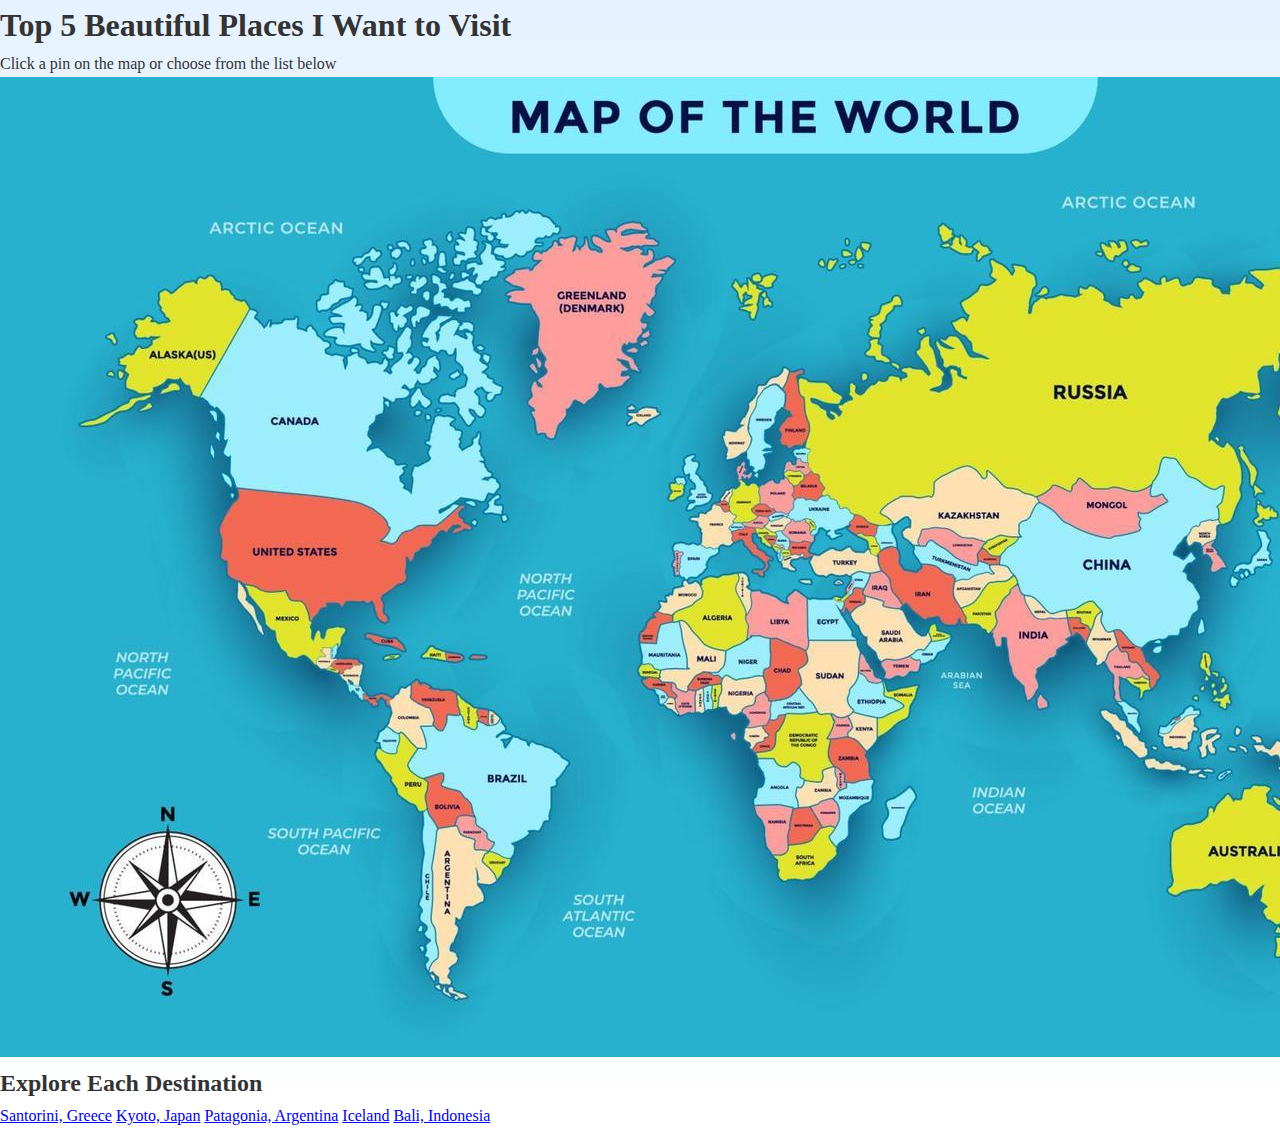
<file: index.html>
<!DOCTYPE html>
<html lang="en">
<head>
<meta charset="UTF-8">
<title>Top 5 Beautiful Places I Want to Visit</title>
<link rel="stylesheet" href="styles.css">
</head>
<body>

<div class="container-home">

    <h1 class="home-title">Top 5 Beautiful Places I Want to Visit</h1>
    <p class="home-subtitle">Click a pin on the map or choose from the list below</p>

    <div class="map-card">
        <div class="map-container">
            <img src="images/world-map.png" class="world-map">

            <!-- Pins -->
            <a href="santorini.html" class="pin" style="top: 42%; left: 52%;" title="Santorini, Greece"></a>
            <a href="kyoto.html" class="pin" style="top: 44%; left: 83%;" title="Kyoto, Japan"></a>
            <a href="patagonia.html" class="pin" style="top: 78%; left: 25%;" title="Patagonia, Argentina"></a>
            <a href="iceland.html" class="pin" style="top: 28%; left: 45%;" title="Iceland"></a>
            <a href="bali.html" class="pin" style="top: 58%; left: 76%;" title="Bali, Indonesia"></a>
        </div>


    <h2 class="list-title">Explore Each Destination</h2>

    <div class="home-links">
        <a href="santorini.html">Santorini, Greece</a>
        <a href="kyoto.html">Kyoto, Japan</a>
        <a href="patagonia.html">Patagonia, Argentina</a>
        <a href="iceland.html">Iceland</a>
        <a href="bali.html">Bali, Indonesia</a>
    </div>

    </div>
</div>

</body>
</html>
</file>
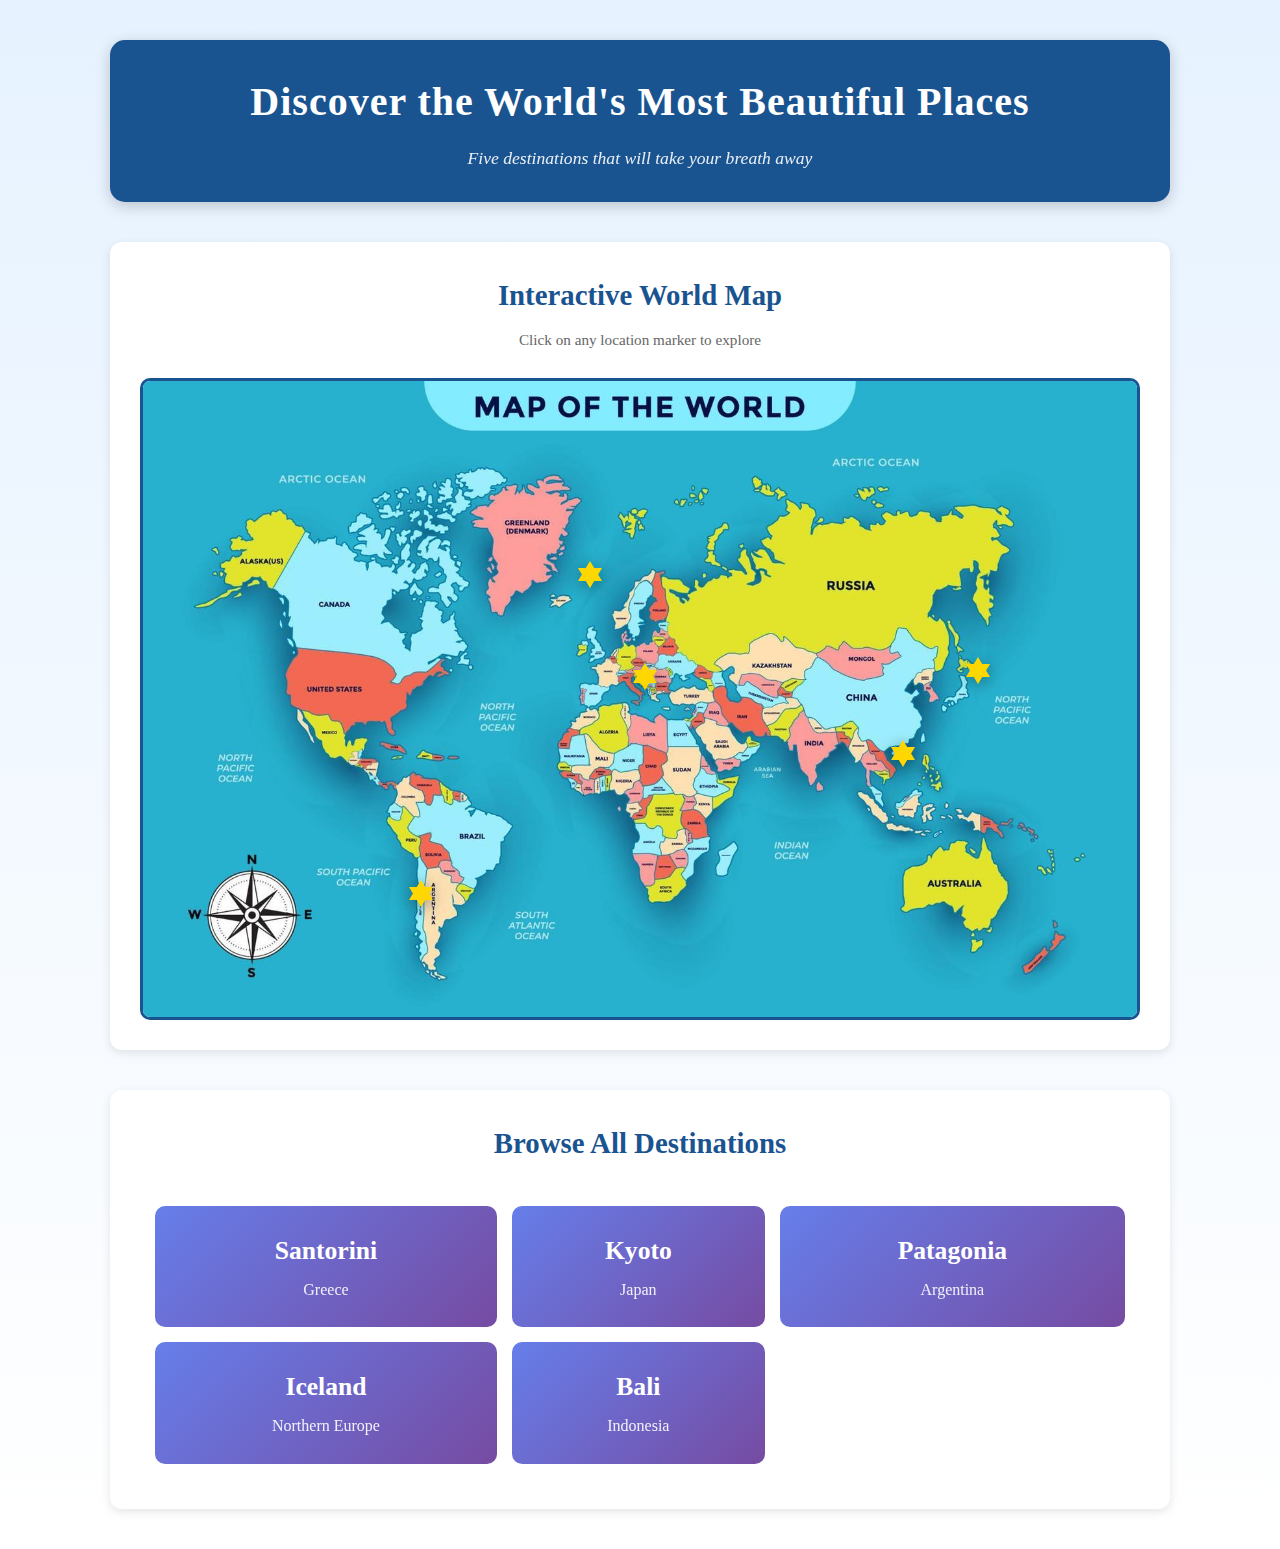
<file: WEB_HW1/index.html>
<!DOCTYPE html>
<html lang="en">
<head>
<meta charset="UTF-8">
<title>5 Beautiful Places to Visit</title>
<link rel="stylesheet" href="styles.css">
</head>
<body>


<div class="main-container">

    <header class="page-header">
        <h1>Discover the World's Most Beautiful Places</h1>
        <p class="tagline">Five destinations that will take your breath away</p>
    </header>

    <section class="map-section">
        <h2>Interactive World Map</h2>
        <p class="instruction">Click on any location marker to explore</p>

        <div class="map-wrapper">
            <img src="images/world-map.png" class="map-image">

            <a href="santorini.html" class="location-pin" style="top: 46%; left: 50.5%;" title="Santorini, Greece"></a>
            <a href="kyoto.html" class="location-pin" style="top: 45%; left: 84%;" title="Kyoto, Japan"></a>
            <a href="patagonia.html" class="location-pin" style="top: 80%; left: 28%;" title="Patagonia, Argentina"></a>
            <a href="iceland.html" class="location-pin" style="top: 30%; left: 45%;" title="Iceland"></a>
            <a href="bali.html" class="location-pin" style="top: 58%; left: 76.5%;" title="Bali, Indonesia"></a>
        </div>
    </section>

    <section class="destinations-list">
        <h2>Browse All Destinations</h2>

        <table class="destination-table">
            <tr>
                <td class="dest-item">
                    <a href="santorini.html">
                        <h3>Santorini</h3>
                        <p>Greece</p>
                    </a>
                </td>
                <td class="dest-item">
                    <a href="kyoto.html">
                        <h3>Kyoto</h3>
                        <p>Japan</p>
                    </a>
                </td>
                <td class="dest-item">
                    <a href="patagonia.html">
                        <h3>Patagonia</h3>
                        <p>Argentina</p>
                    </a>
                </td>
            </tr>
            <tr>
                <td class="dest-item">
                    <a href="iceland.html">
                        <h3>Iceland</h3>
                        <p>Northern Europe</p>
                    </a>
                </td>
                <td class="dest-item">
                    <a href="bali.html">
                        <h3>Bali</h3>
                        <p>Indonesia</p>
                    </a>
                </td>
                <td class="dest-item empty">
                </td>
            </tr>
        </table>
    </section>

</div>

</body>
</html>
</file>
<file: styles.css>
/* Basic Reset */
* {
    margin: 0;
    padding: 0;
    box-sizing: border-box;
}

body {
    font-family: Georgia, serif;
    background: linear-gradient(to bottom, #e6f2ff, #ffffff);
    color: #333;
    line-height: 1.6;
}

/* ===== HOME PAGE STYLES ===== */

.main-container {
    max-width: 1100px;
    margin: 0 auto;
    padding: 40px 20px;
}

.page-header {
    text-align: center;
    padding: 30px 0;
    background-color: #1a5490;
    color: white;
    border-radius: 15px;
    margin-bottom: 40px;
    box-shadow: 0 4px 15px rgba(0,0,0,0.2);
}

.page-header h1 {
    font-size: 2.5em;
    margin-bottom: 10px;
    letter-spacing: 1px;
}

.tagline {
    font-size: 1.1em;
    font-style: italic;
    opacity: 0.9;
}

.map-section {
    background-color: white;
    padding: 30px;
    border-radius: 12px;
    box-shadow: 0 3px 10px rgba(0,0,0,0.1);
    margin-bottom: 40px;
}

.map-section h2 {
    color: #1a5490;
    text-align: center;
    margin-bottom: 10px;
    font-size: 1.8em;
}

.instruction {
    text-align: center;
    color: #666;
    margin-bottom: 25px;
    font-size: 0.95em;
}

.map-wrapper {
    position: relative;
    width: 100%;
    border: 3px solid #1a5490;
    border-radius: 10px;
    overflow: hidden;
}

.map-image {
    width: 100%;
    height: auto;
    display: block;
}

.location-pin {
    position: absolute;
    width: 0;
    height: 0;
    cursor: pointer;
    transform: translate(-50%, -50%);
    border-left: 12px solid transparent;
    border-right: 12px solid transparent;
    border-bottom: 20px solid #FFD700;
    filter: drop-shadow(0 3px 8px rgba(0,0,0,0.4));
}

.location-pin:before {
    content: "";
    position: absolute;
    width: 0;
    height: 0;
    border-left: 12px solid transparent;
    border-right: 12px solid transparent;
    border-top: 20px solid #FFD700;
    top: 7px;
    left: -12px;
}

.destinations-list {
    background-color: white;
    padding: 30px;
    border-radius: 12px;
    box-shadow: 0 3px 10px rgba(0,0,0,0.1);
}

.destinations-list h2 {
    color: #1a5490;
    text-align: center;
    margin-bottom: 25px;
    font-size: 1.8em;
}

.destination-table {
    width: 100%;
    border-collapse: separate;
    border-spacing: 15px;
}

.dest-item {
    background: linear-gradient(135deg, #667eea 0%, #764ba2 100%);
    padding: 25px;
    border-radius: 10px;
    text-align: center;
}

.dest-item a {
    text-decoration: none;
    color: white;
    display: block;
}

.dest-item h3 {
    font-size: 1.6em;
    margin-bottom: 5px;
}

.dest-item p {
    font-size: 1em;
    opacity: 0.9;
}

.dest-item.empty {
    background: none;
    padding: 0;
}

/* ===== LOCATION PAGE STYLES ===== */

.place-container {
    background-color: white;
    min-height: 100vh;
}

.hero-section {
    position: relative;
    width: 100%;
    height: 400px;
    overflow: hidden;
}

.hero-image {
    width: 100%;
    height: 100%;
    object-fit: cover;
}

.hero-overlay {
    position: absolute;
    bottom: 0;
    left: 0;
    right: 0;
    background: linear-gradient(to top, rgba(0,0,0,0.8), transparent);
    padding: 40px;
    color: white;
}

.place-title {
    font-size: 3.5em;
    margin-bottom: 5px;
    text-shadow: 2px 2px 4px rgba(0,0,0,0.8);
}

.place-country {
    font-size: 1.5em;
    font-style: italic;
    opacity: 0.9;
}

.back-button {
    display: inline-block;
    margin: 25px 40px;
    padding: 12px 25px;
    background-color: #1a5490;
    color: white;
    text-decoration: none;
    border-radius: 8px;
    font-size: 1.05em;
}

.content-area {
    max-width: 1000px;
    margin: 0 auto;
    padding: 0 40px 50px 40px;
}

.info-layout {
    width: 100%;
    margin-bottom: 40px;
}

.info-column {
    padding: 0;
}

.info-column h2 {
    color: #1a5490;
    font-size: 2em;
    margin-bottom: 20px;
    border-bottom: 3px solid #ff6b35;
    padding-bottom: 10px;
}

.description-box {
    background-color: #f9f9f9;
    padding: 30px;
    border-radius: 10px;
    border-left: 5px solid #1a5490;
}

.description-box p {
    font-size: 1.05em;
    line-height: 1.8;
    color: #444;
    margin-bottom: 18px;
    text-align: justify;
}

.description-box p:last-child {
    margin-bottom: 0;
}

.photo-gallery {
    margin-top: 40px;
}

.photo-gallery h2 {
    color: #1a5490;
    font-size: 2em;
    margin-bottom: 20px;
    border-bottom: 3px solid #ff6b35;
    padding-bottom: 10px;
}

.gallery-grid {
    width: 100%;
    border-collapse: separate;
    border-spacing: 20px;
}

.gallery-grid td {
    width: 50%;
}

.gallery-photo {
    width: 100%;
    height: 250px;
    object-fit: cover;
    border-radius: 10px;
    box-shadow: 0 4px 12px rgba(0,0,0,0.2);
}

/* ===== RESPONSIVE DESIGN ===== */

@media (max-width: 768px) {
    .page-header h1 {
        font-size: 1.8em;
    }

    .place-title {
        font-size: 2.5em;
    }

    .destination-table {
        border-spacing: 10px;
    }

    .dest-item {
        display: block;
        margin-bottom: 10px;
    }

    .hero-section {
        height: 250px;
    }

    .content-area {
        padding: 0 20px 30px 20px;
    }

    .gallery-grid {
        border-spacing: 10px;
    }

    .gallery-grid td {
        display: block;
        width: 100%;
        margin-bottom: 10px;
    }

    .gallery-photo {
        height: 200px;
    }
}
</file>
<file: WEB_HW1/styles.css>
/* Basic Reset */
* {
    margin: 0;
    padding: 0;
    box-sizing: border-box;
}

body {
    font-family: Georgia, serif;
    background: linear-gradient(to bottom, #e6f2ff, #ffffff);
    color: #333;
    line-height: 1.6;
}

/* ===== HOME PAGE STYLES ===== */

.main-container {
    max-width: 1100px;
    margin: 0 auto;
    padding: 40px 20px;
}

.page-header {
    text-align: center;
    padding: 30px 0;
    background-color: #1a5490;
    color: white;
    border-radius: 15px;
    margin-bottom: 40px;
    box-shadow: 0 4px 15px rgba(0,0,0,0.2);
}

.page-header h1 {
    font-size: 2.5em;
    margin-bottom: 10px;
    letter-spacing: 1px;
}

.tagline {
    font-size: 1.1em;
    font-style: italic;
    opacity: 0.9;
}

.map-section {
    background-color: white;
    padding: 30px;
    border-radius: 12px;
    box-shadow: 0 3px 10px rgba(0,0,0,0.1);
    margin-bottom: 40px;
}

.map-section h2 {
    color: #1a5490;
    text-align: center;
    margin-bottom: 10px;
    font-size: 1.8em;
}

.instruction {
    text-align: center;
    color: #666;
    margin-bottom: 25px;
    font-size: 0.95em;
}

.map-wrapper {
    position: relative;
    width: 100%;
    border: 3px solid #1a5490;
    border-radius: 10px;
    overflow: hidden;
}

.map-image {
    width: 100%;
    height: auto;
    display: block;
}

.location-pin {
    position: absolute;
    width: 0;
    height: 0;
    cursor: pointer;
    transform: translate(-50%, -50%);
    border-left: 12px solid transparent;
    border-right: 12px solid transparent;
    border-bottom: 20px solid #FFD700;
    filter: drop-shadow(0 3px 8px rgba(0,0,0,0.4));
}

.location-pin:before {
    content: "";
    position: absolute;
    width: 0;
    height: 0;
    border-left: 12px solid transparent;
    border-right: 12px solid transparent;
    border-top: 20px solid #FFD700;
    top: 7px;
    left: -12px;
}

.destinations-list {
    background-color: white;
    padding: 30px;
    border-radius: 12px;
    box-shadow: 0 3px 10px rgba(0,0,0,0.1);
}

.destinations-list h2 {
    color: #1a5490;
    text-align: center;
    margin-bottom: 25px;
    font-size: 1.8em;
}

.destination-table {
    width: 100%;
    border-collapse: separate;
    border-spacing: 15px;
}

.dest-item {
    background: linear-gradient(135deg, #667eea 0%, #764ba2 100%);
    padding: 25px;
    border-radius: 10px;
    text-align: center;
}

.dest-item a {
    text-decoration: none;
    color: white;
    display: block;
}

.dest-item h3 {
    font-size: 1.6em;
    margin-bottom: 5px;
}

.dest-item p {
    font-size: 1em;
    opacity: 0.9;
}

.dest-item.empty {
    background: none;
    padding: 0;
}

/* ===== LOCATION PAGE STYLES ===== */

.place-container {
    background-color: white;
    min-height: 100vh;
}

.hero-section {
    position: relative;
    width: 100%;
    height: 400px;
    overflow: hidden;
}

.hero-image {
    width: 100%;
    height: 100%;
    object-fit: cover;
}

.hero-overlay {
    position: absolute;
    bottom: 0;
    left: 0;
    right: 0;
    background: linear-gradient(to top, rgba(0,0,0,0.8), transparent);
    padding: 40px;
    color: white;
}

.place-title {
    font-size: 3.5em;
    margin-bottom: 5px;
    text-shadow: 2px 2px 4px rgba(0,0,0,0.8);
}

.place-country {
    font-size: 1.5em;
    font-style: italic;
    opacity: 0.9;
}

.back-button {
    display: inline-block;
    margin: 25px 40px;
    padding: 12px 25px;
    background-color: #1a5490;
    color: white;
    text-decoration: none;
    border-radius: 8px;
    font-size: 1.05em;
}

.content-area {
    max-width: 1000px;
    margin: 0 auto;
    padding: 0 40px 50px 40px;
}

.info-layout {
    width: 100%;
    margin-bottom: 40px;
}

.info-column {
    padding: 0;
}

.info-column h2 {
    color: #1a5490;
    font-size: 2em;
    margin-bottom: 20px;
    border-bottom: 3px solid #ff6b35;
    padding-bottom: 10px;
}

.description-box {
    background-color: #f9f9f9;
    padding: 30px;
    border-radius: 10px;
    border-left: 5px solid #1a5490;
}

.description-box p {
    font-size: 1.05em;
    line-height: 1.8;
    color: #444;
    margin-bottom: 18px;
    text-align: justify;
}

.description-box p:last-child {
    margin-bottom: 0;
}

.photo-gallery {
    margin-top: 40px;
}

.photo-gallery h2 {
    color: #1a5490;
    font-size: 2em;
    margin-bottom: 20px;
    border-bottom: 3px solid #ff6b35;
    padding-bottom: 10px;
}

.gallery-grid {
    width: 100%;
    border-collapse: separate;
    border-spacing: 20px;
}

.gallery-grid td {
    width: 50%;
}

.gallery-photo {
    width: 100%;
    height: 250px;
    object-fit: cover;
    border-radius: 10px;
    box-shadow: 0 4px 12px rgba(0,0,0,0.2);
}

/* ===== RESPONSIVE DESIGN ===== */

@media (max-width: 768px) {
    .page-header h1 {
        font-size: 1.8em;
    }

    .place-title {
        font-size: 2.5em;
    }

    .destination-table {
        border-spacing: 10px;
    }

    .dest-item {
        display: block;
        margin-bottom: 10px;
    }

    .hero-section {
        height: 250px;
    }

    .content-area {
        padding: 0 20px 30px 20px;
    }

    .gallery-grid {
        border-spacing: 10px;
    }

    .gallery-grid td {
        display: block;
        width: 100%;
        margin-bottom: 10px;
    }

    .gallery-photo {
        height: 200px;
    }
}
</file>
